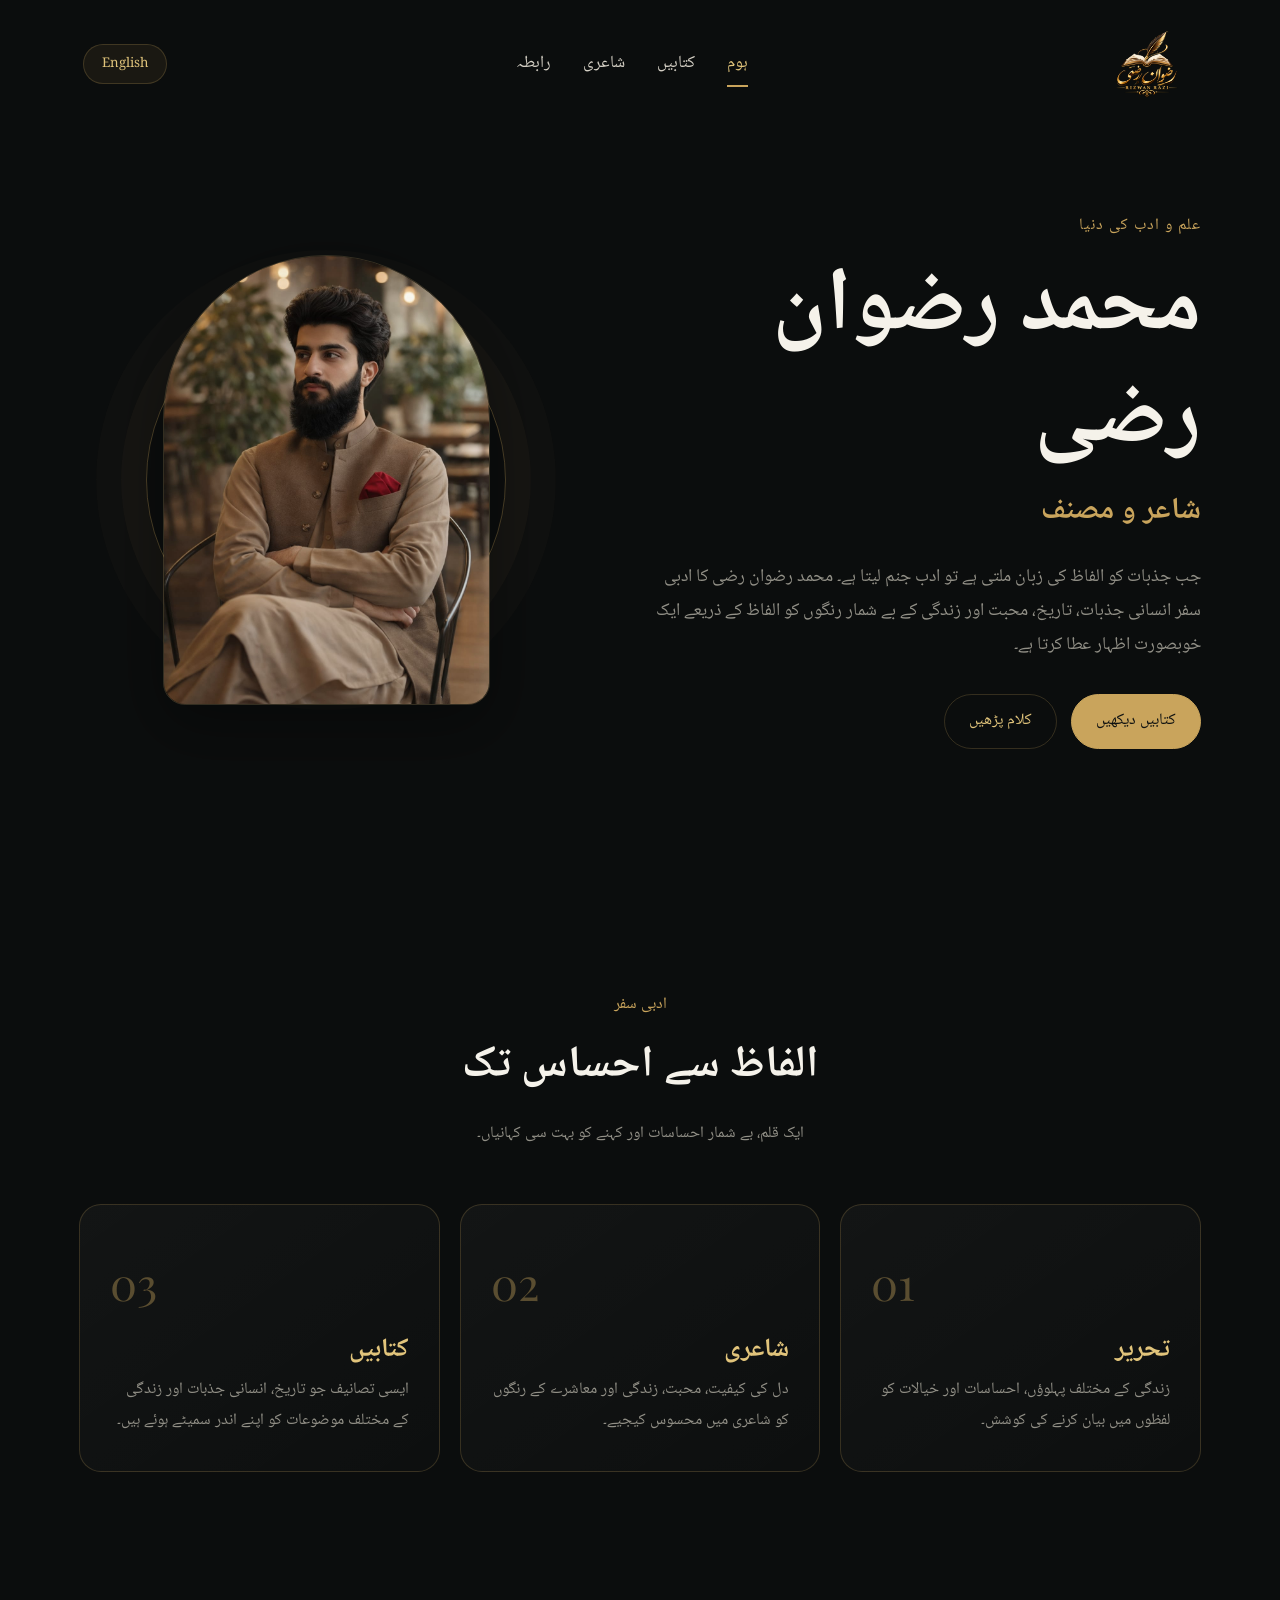
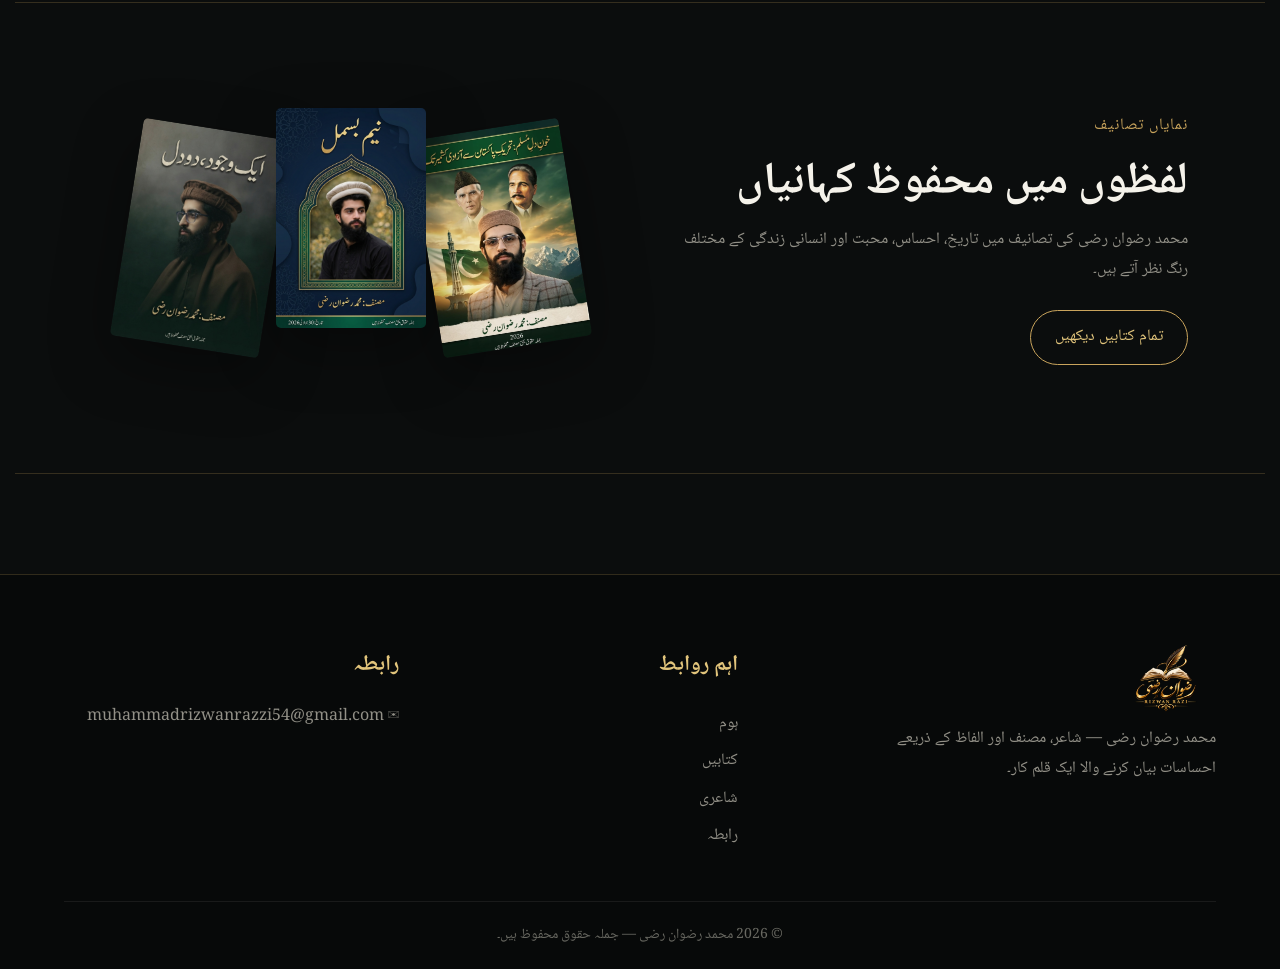
<file: My Website/index.html>
<!DOCTYPE html>
<html lang="ur" dir="rtl">
<head>
    <meta charset="UTF-8">
    <meta name="viewport" content="width=device-width, initial-scale=1.0">

    <title data-ur="محمد رضوان رضی | شاعر و مصنف"
           data-en="Muhammad Rizwan Razzi | Writer & Poet">
        محمد رضوان رضی | شاعر و مصنف
    </title>
    <meta name="description" content="محمد رضوان رضی — شاعر و مصنف۔ ان کی شاعری، کتابیں اور ادبی تحریریں یہاں ملاحظہ کریں.">

<meta name="keywords" content="محمد رضوان رضی, Muhammad Rizwan Razzi, Urdu poet, Urdu writer, اردو شاعری, اردو کتابیں">

<meta name="author" content="محمد رضوان رضی">

    <link rel="stylesheet" href="style.css">

    <link rel="preconnect" href="https://fonts.googleapis.com">
    <link rel="preconnect" href="https://fonts.gstatic.com" crossorigin>

    <link href="https://fonts.googleapis.com/css2?family=Noto+Naskh+Arabic:wght@400;500;600;700&family=Playfair+Display:wght@400;500;600;700&display=swap" rel="stylesheet">
</head>

<body>

<header class="header" id="header">

    <div class="header-inner">

        <!-- LOGO -->
        <a href="index.html" class="logo">
    <img src="images/1515800d-d70e-4244-a90e-e1a907e55709.png" 
         alt="Muhammad Rizwan Razzi Logo">
</a>

        <!-- NAVIGATION -->
        <nav class="navbar">

            <a href="index.html"
               class="nav-link active"
               data-ur="ہوم"
               data-en="Home">
                ہوم
            </a>

        

            <a href="books.html"
               class="nav-link"
               data-ur="کتابیں"
               data-en="Books">
                کتابیں
            </a>

            <a href="poetry.html"
               class="nav-link"
               data-ur="شاعری"
               data-en="Poetry">
                شاعری
            </a>

            <a href="contact.html"
               class="nav-link"
               data-ur="رابطہ"
               data-en="Contact">
                رابطہ
            </a>

        </nav>

        <!-- LANGUAGE -->
        <button class="language-btn" id="languageBtn">
            <span id="languageText">English</span>
        </button>

        <!-- MOBILE MENU -->
        <button class="menu-toggle" id="menuToggle">
            ☰
        </button>

    </div>
</header>


<main>

    <!-- HERO -->
    <section class="hero">

        <div class="hero-content">

            <span class="small-label"
                  data-ur="علم و ادب کی دنیا"
                  data-en="A World of Literature">
                علم و ادب کی دنیا
            </span>

            <h1 data-ur="محمد رضوان رضی"
                data-en="Muhammad Rizwan Razzi">
                محمد رضوان رضی
            </h1>

            <h2 data-ur="شاعر و مصنف"
                data-en="Writer & Poet">
                شاعر و مصنف
            </h2>

            <p data-ur="جب جذبات کو الفاظ کی زبان ملتی ہے تو ادب جنم لیتا ہے۔ محمد رضوان رضی کا ادبی سفر انسانی جذبات، تاریخ، محبت اور زندگی کے بے شمار رنگوں کو الفاظ کے ذریعے ایک خوبصورت اظہار عطا کرتا ہے۔"
               data-en="Feelings find their voice through words, and from that expression, literature is born. Muhammad Rizwan Razzi’s literary journey delves into human emotions, history, love, and the countless shades of life, bringing them to life through the power of words.">
              
            </p>
            <div class="hero-buttons">

                <a href="books.html"
                   class="primary-btn"
                   data-ur="کتابیں دیکھیں"
                   data-en="Explore Books">
                    کتابیں دیکھیں
                </a>

                <a href="poetry.html"
                   class="secondary-btn"
                   data-ur="کلام پڑھیں"
                   data-en="Read Poetry">
                    کلام پڑھیں
                </a>

            </div>

        </div>


        <div class="hero-visual">

            <div class="image-frame">

                <div class="gold-circle"></div>
<img src="images/WhatsApp Image 2026-08-17 at 10.59.50 PM (1).jpeg" alt="Muhammad Rizwan Razzi" class="writer-image">

            </div>

        </div>

    </section>


    <!-- INTRODUCTION -->
    <section class="intro-section">

        <div class="section-heading">

            <span data-ur="ادبی سفر"
                  data-en="Literary Journey">
                ادبی سفر
            </span>

            <h2 data-ur="الفاظ سے احساس تک"
                data-en="From Words to Feelings">
                الفاظ سے احساس تک
            </h2>

            <p data-ur="ایک قلم، بے شمار احساسات اور کہنے کو بہت سی کہانیاں۔"
               data-en="One pen, countless emotions and many stories waiting to be told.">
                ایک قلم، بے شمار احساسات اور کہنے کو بہت سی کہانیاں۔
            </p>

        </div>


        <div class="intro-grid">

            <div class="info-card">

                <span class="card-number">01</span>

                <h3 data-ur="تحریر"
                    data-en="Writing">
                    تحریر
                </h3>

                <p data-ur="زندگی کے مختلف پہلوؤں، احساسات اور خیالات کو لفظوں میں بیان کرنے کی کوشش۔"
                   data-en="An attempt to express different aspects of life, emotions and thoughts through words.">
                    زندگی کے مختلف پہلوؤں، احساسات اور خیالات کو لفظوں میں بیان کرنے کی کوشش۔
                </p>

            </div>


            <div class="info-card">

                <span class="card-number">02</span>

                <h3 data-ur="شاعری"
                    data-en="Poetry">
                    شاعری
                </h3>

                <p data-ur="دل کی کیفیت، محبت، زندگی اور معاشرے کے رنگوں کو شاعری میں محسوس کیجیے۔"
                   data-en="Experience emotions, love, life and society through poetry.">
                    دل کی کیفیت، محبت، زندگی اور معاشرے کے رنگوں کو شاعری میں محسوس کیجیے۔
                </p>

            </div>


            <div class="info-card">

                <span class="card-number">03</span>

                <h3 data-ur="کتابیں"
                    data-en="Books">
                    کتابیں
                </h3>

                <p data-ur="ایسی تصانیف جو تاریخ، انسانی جذبات اور زندگی کے مختلف موضوعات کو اپنے اندر سمیٹے ہوئے ہیں۔"
                   data-en="Books exploring history, human emotions and different dimensions of life.">
                    ایسی تصانیف جو تاریخ، انسانی جذبات اور زندگی کے مختلف موضوعات کو اپنے اندر سمیٹے ہوئے ہیں۔
                </p>

            </div>

        </div>

    </section>


    <!-- BOOK FEATURE -->
    <section class="featured-section">

        <div class="featured-content">

            <span class="small-label"
                  data-ur="نمایاں تصانیف"
                  data-en="Featured Works">
                نمایاں تصانیف
            </span>

            <h2 data-ur="لفظوں میں محفوظ کہانیاں"
                data-en="Stories Preserved in Words">
                لفظوں میں محفوظ کہانیاں
            </h2>

            <p data-ur="محمد رضوان رضی کی تصانیف میں تاریخ، احساس، محبت اور انسانی زندگی کے مختلف رنگ نظر آتے ہیں۔"
               data-en="The works of Muhammad Rizwan Razzi explore history, emotion, love and the many shades of human life.">
                محمد رضوان رضی کی تصانیف میں تاریخ، احساس، محبت اور انسانی زندگی کے مختلف رنگ نظر آتے ہیں۔
            </p>

            <a href="books.html"
               class="outline-btn"
               data-ur="تمام کتابیں دیکھیں"
               data-en="View All Books">
                تمام کتابیں دیکھیں
            </a>

        </div>


        <div class="book-preview">

            <div class="mini-book">
                <img src="images/Screenshot 2026-08-25 102705.png" alt="خونِ دلِ مسلم">
            </div>

            <div class="mini-book second">
               <img src="images/Screenshot 2026-08-25 102234.png" alt="Book Cover">
            </div>

            <div class="mini-book third">
               <img src="images/WhatsApp Image 2026-08-21 at 11.26.29 PM.jpeg" alt="Book Cover">
            </div>

        </div>

    </section>

</main>


<footer class="footer">

    <div class="footer-grid">

        <div class="footer-about">

           <a href="index.html">
    <img src="images/1515800d-d70e-4244-a90e-e1a907e55709.png" alt="Muhammad Rizwan Razzi Logo">
</a>
            <p data-ur="محمد رضوان رضی — شاعر، مصنف اور الفاظ کے ذریعے احساسات بیان کرنے والا ایک قلم کار۔"
               data-en="Muhammad Rizwan Razzi — a writer and poet who expresses emotions and ideas through words.">
                محمد رضوان رضی — شاعر، مصنف اور الفاظ کے ذریعے احساسات بیان کرنے والا ایک قلم کار۔
            </p>

        </div>


        <div class="footer-links">

            <h3 data-ur="اہم روابط"
                data-en="Quick Links">
                اہم روابط
            </h3>

            <a href="index.html" data-ur="ہوم" data-en="Home">ہوم</a>
            <a href="books.html" data-ur="کتابیں" data-en="Books">کتابیں</a>
            <a href="poetry.html" data-ur="شاعری" data-en="Poetry">شاعری</a>
            <a href="contact.html" data-ur="رابطہ" data-en="Contact">رابطہ</a>

        </div>


        <div class="footer-contact">

            <h3 data-ur="رابطہ"
                data-en="Contact">
                رابطہ
            </h3>

            <p>✉ muhammadrizwanrazzi54@gmail.com</p>

            </p>

        </div>

    </div>


    <div class="copyright">

        <p data-ur="© 2026 محمد رضوان رضی — جملہ حقوق محفوظ ہیں۔"
           data-en="© 2026 Muhammad Rizwan Razzi — All Rights Reserved.">
            © 2026 محمد رضوان رضی — جملہ حقوق محفوظ ہیں۔
        </p>

    </div>

</footer>


<script src="script.js"></script>


</body>
</html>
</file>
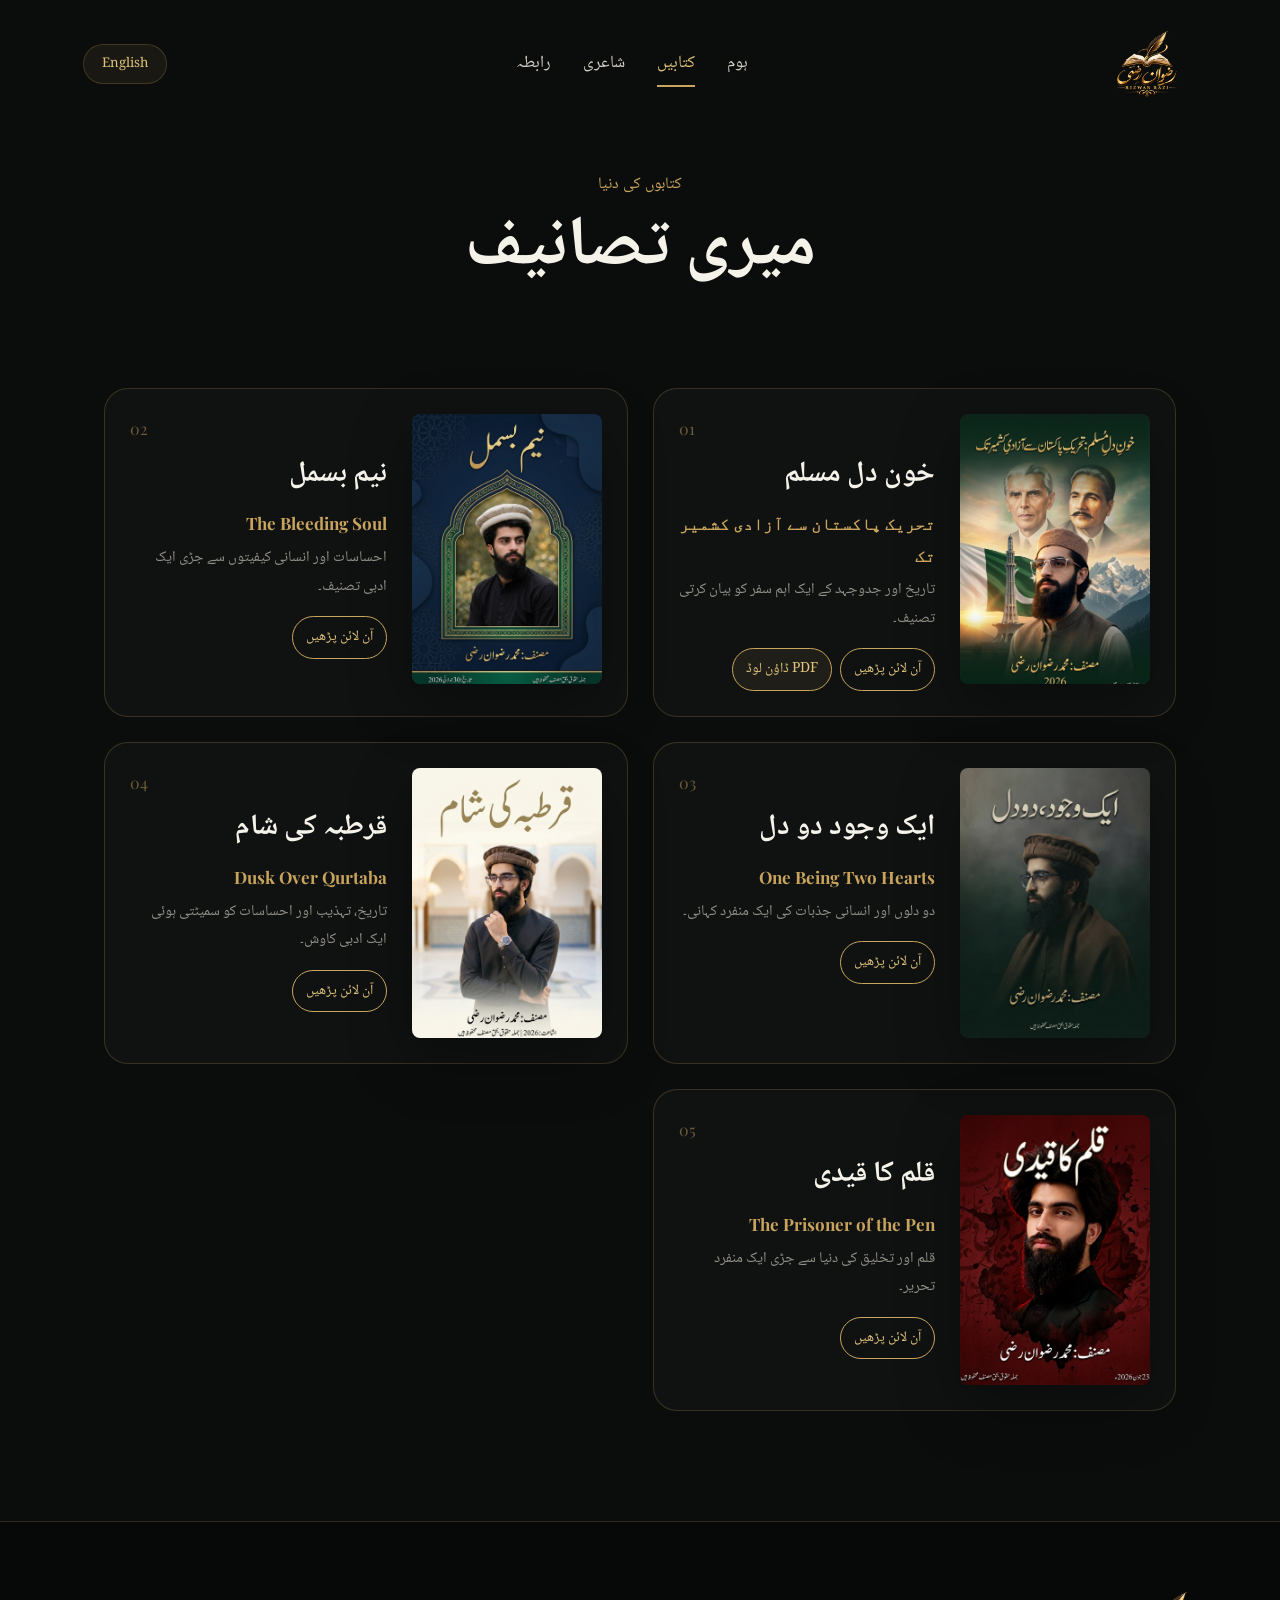
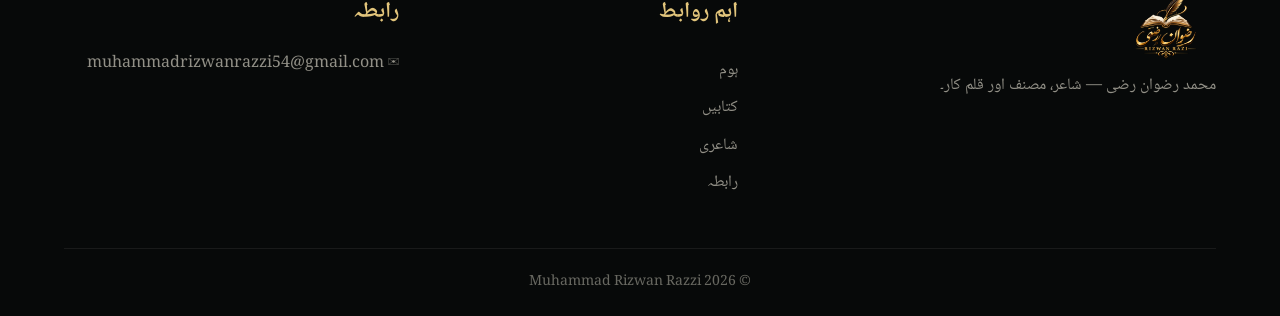
<file: My Website/books.html>
<!DOCTYPE html>
<html lang="ur" dir="rtl">

<head>

    <meta charset="UTF-8">
    <meta name="viewport" content="width=device-width, initial-scale=1.0">

    <title>کتابیں | محمد رضوان رضی</title>

    <link rel="stylesheet" href="style.css">
    <link rel="preconnect" href="https://fonts.googleapis.com">
    <link rel="preconnect" href="https://fonts.gstatic.com" crossorigin>

    <link href="https://fonts.googleapis.com/css2?family=Noto+Naskh+Arabic:wght@400;500;600;700&family=Playfair+Display:wght@400;500;600;700&display=swap" rel="stylesheet">

</head>

<body>

<header class="header" id="header">

    <div class="header-inner">

         <a href="index.html" class="logo">
    <img src="images/1515800d-d70e-4244-a90e-e1a907e55709.png" 
         alt="Muhammad Rizwan Razzi Logo">
</a>

        <nav class="navbar">

            <a href="index.html" class="nav-link"
               data-ur="ہوم" data-en="Home">ہوم</a>

           
            <a href="books.html" class="nav-link active"
               data-ur="کتابیں" data-en="Books">کتابیں</a>

            <a href="poetry.html" class="nav-link"
               data-ur="شاعری" data-en="Poetry">شاعری</a>

            <a href="contact.html" class="nav-link"
               data-ur="رابطہ" data-en="Contact">رابطہ</a>

        </nav>

        <button class="language-btn" id="languageBtn">
            <span id="languageText">English</span>
        </button>

        <button class="menu-toggle" id="menuToggle">☰</button>

    </div>

</header>


<main>

    <section class="page-title">

        <span data-ur="کتابوں کی دنیا"
              data-en="The Books">
            کتابوں کی دنیا
        </span>

        <h1 data-ur="میری تصانیف"
            data-en="My Books">
            میری تصانیف
        </h1>

    </section>


    <section class="books-section">

        <div class="books-grid">


            <!-- BOOK 1 -->

            <article class="book-card">

                <div class="book-cover">

                    <img src="images\kashmir.jpg"
                         alt="خون دل مسلم">

                </div>

                <div class="book-info">

                    <span class="book-number">01</span>

                    <h2 data-ur="خون دل مسلم"
                        data-en="Khoon-e-Dil Muslim">
                        خون دل مسلم
                    </h2>

                    <h3 data-ur="تحریک پاکستان سے آزادی کشمیر تک"
                        data-en="From the Pakistan Movement to the Freedom of Kashmir">
                        تحریک پاکستان سے آزادی کشمیر تک
                    </h3>

                    <p data-ur="تاریخ اور جدوجہد کے ایک اہم سفر کو بیان کرتی تصنیف۔"
                       data-en="A work exploring an important journey of history and struggle.">
                        تاریخ اور جدوجہد کے ایک اہم سفر کو بیان کرتی تصنیف۔
                    </p>

                    <!-- اپنی اصل PDF / online reading links یہاں لگائیں -->

                    <div class="book-buttons">

                        <a href="https://docs.google.com/document/d/1frS49cYeZRAUbcfNkGMeqrY7Zvnpvltx7MuwEug0iHk/edit?usp=drivesdk"
                           target="_blank"
                           class="book-btn"
                           data-ur="آن لائن پڑھیں"
                           data-en="Read Online">
                            آن لائن پڑھیں
                        </a>

                        <a href="https://docs.google.com/document/d/1frS49cYeZRAUbcfNkGMeqrY7Zvnpvltx7MuwEug0iHk/export?format=pdf"
                           target="_blank"
                           class="book-btn dark"
                           data-ur="PDF ڈاؤن لوڈ"
                           data-en="Download PDF">
                            PDF ڈاؤن لوڈ
                        </a>

                    </div>

                </div>

            </article>


            <!-- BOOK 2 -->

            <article class="book-card">

                <div class="book-cover">

                    <img src="images\bleeding.jpg"
                         alt="نیم بسمل">

                </div>

                <div class="book-info">

                    <span class="book-number">02</span>

                    <h2 data-ur="نیم بسمل"
                        data-en="Neem Bismil">
                        نیم بسمل
                    </h2>

                    <h3 data-ur="The Bleeding Soul"
                        data-en="The Bleeding Soul">
                        The Bleeding Soul
                    </h3>

                    <p data-ur="احساسات اور انسانی کیفیتوں سے جڑی ایک ادبی تصنیف۔"
                       data-en="A literary work connected with emotions and the human condition.">
                        احساسات اور انسانی کیفیتوں سے جڑی ایک ادبی تصنیف۔
                    </p>

                    <div class="book-buttons">

                        <a href="https://www.matrubharti.com/book/19997427/the-bleeding-soul"
                           target="_blank"
                           class="book-btn"
                           data-ur="آن لائن پڑھیں"
                           data-en="Read Online">
                            آن لائن پڑھیں
                        </a>

                        

                    </div>

                </div>

            </article>


            <!-- BOOK 3 -->

            <article class="book-card">

                <div class="book-cover">

                    <img src="images\hearts.jpg"
                         alt="ایک وجود دو دل">

                </div>

                <div class="book-info">

                    <span class="book-number">03</span>

                    <h2 data-ur="ایک وجود دو دل"
                        data-en="Ek Wajood Do Dil">
                        ایک وجود دو دل
                    </h2>

                    <h3 data-ur="One Being Two Hearts"
                        data-en="One Being Two Hearts">
                        One Being Two Hearts
                    </h3>

                    <p data-ur="دو دلوں اور انسانی جذبات کی ایک منفرد کہانی۔"
                       data-en="A unique story of two hearts and human emotions.">
                        دو دلوں اور انسانی جذبات کی ایک منفرد کہانی۔
                    </p>

                    <div class="book-buttons">

                        <a href="https://www.matrubharti.com/book/19996412/one-being-two-hearts"
                           target="_blank"
                           class="book-btn"
                           data-ur="آن لائن پڑھیں"
                           data-en="Read Online">
                            آن لائن پڑھیں
                        </a>

                    

                    </div>

                </div>

            </article>


            <!-- BOOK 4 -->

            <article class="book-card">

                <div class="book-cover">

                    <img src="images\qurtaba.jpg"
                         alt="قرطبہ کی شام">

                </div>

                <div class="book-info">

                    <span class="book-number">04</span>

                    <h2 data-ur="قرطبہ کی شام"
                        data-en="Qurtaba Ki Shaam">
                        قرطبہ کی شام
                    </h2>

                    <h3 data-ur="Dusk Over Qurtaba"
                        data-en="Dusk Over Qurtaba">
                        Dusk Over Qurtaba
                    </h3>

                    <p data-ur="تاریخ، تہذیب اور احساسات کو سمیٹتی ہوئی ایک ادبی کاوش۔"
                       data-en="A literary work bringing together history, civilization and emotion.">
                        تاریخ، تہذیب اور احساسات کو سمیٹتی ہوئی ایک ادبی کاوش۔
                    </p>

                    <div class="book-buttons">

                        <a href="https://www.matrubharti.com/book/19995513/dusk-over-qurtaba"
                           target="_blank"
                           class="book-btn"
                           data-ur="آن لائن پڑھیں"
                           data-en="Read Online">
                            آن لائن پڑھیں
                        </a>


                    </div>

                </div>

            </article>


            <!-- BOOK 5 -->

            <article class="book-card">

                <div class="book-cover">

                    <img src="images\pen.jpg"
                         alt="قلم کا قیدی">

                </div>

                <div class="book-info">

                    <span class="book-number">05</span>

                    <h2 data-ur="قلم کا قیدی"
                        data-en="Qalam Ka Qaidi">
                        قلم کا قیدی
                    </h2>

                    <h3 data-ur="The Prisoner of the Pen"
                        data-en="The Prisoner of the Pen">
                        The Prisoner of the Pen
                    </h3>

                    <p data-ur="قلم اور تخلیق کی دنیا سے جڑی ایک منفرد تحریر۔"
                       data-en="A unique work connected with the world of writing and creativity.">
                        قلم اور تخلیق کی دنیا سے جڑی ایک منفرد تحریر۔
                    </p>

                    <div class="book-buttons">

                        <a href="https://www.matrubharti.com/book/19995101/the-prisoner-of-the-pen"
                           target="_blank"
                           class="book-btn"
                           data-ur="آن لائن پڑھیں"
                           data-en="Read Online">
                            آن لائن پڑھیں
                        </a>

                       

                    </div>

                </div>

            </article>


        </div>

    </section>

</main>


<footer class="footer">

    <div class="footer-grid">

        <div class="footer-about">

            
           <a href="index.html">
    <img src="images/1515800d-d70e-4244-a90e-e1a907e55709.png" alt="Muhammad Rizwan Razzi Logo">
</a>

            <p data-ur="محمد رضوان رضی — شاعر، مصنف اور قلم کار۔"
               data-en="Muhammad Rizwan Razzi — writer, poet and author.">
                محمد رضوان رضی — شاعر، مصنف اور قلم کار۔
            </p>

        </div>

        <div class="footer-links">

            <h3 data-ur="اہم روابط"
                data-en="Quick Links">
                اہم روابط
            </h3>

            
            <a href="index.html" data-ur="ہوم" data-en="Home">ہوم</a>
            <a href="books.html" data-ur="کتابیں" data-en="Books">کتابیں</a>
            <a href="poetry.html" data-ur="شاعری" data-en="Poetry">شاعری</a>
            <a href="contact.html" data-ur="رابطہ" data-en="Contact">رابطہ</a>

        </div>

        <div class="footer-contact">

            <h3 data-ur="رابطہ"
                data-en="Contact">
                رابطہ
            </h3>

            <p>✉ muhammadrizwanrazzi54@gmail.com</p>


        </div>

    </div>

    <div class="copyright">
        <p>© 2026 Muhammad Rizwan Razzi</p>
    </div>

</footer>


<script src="script.js"></script>
</body>
</html>
</file>
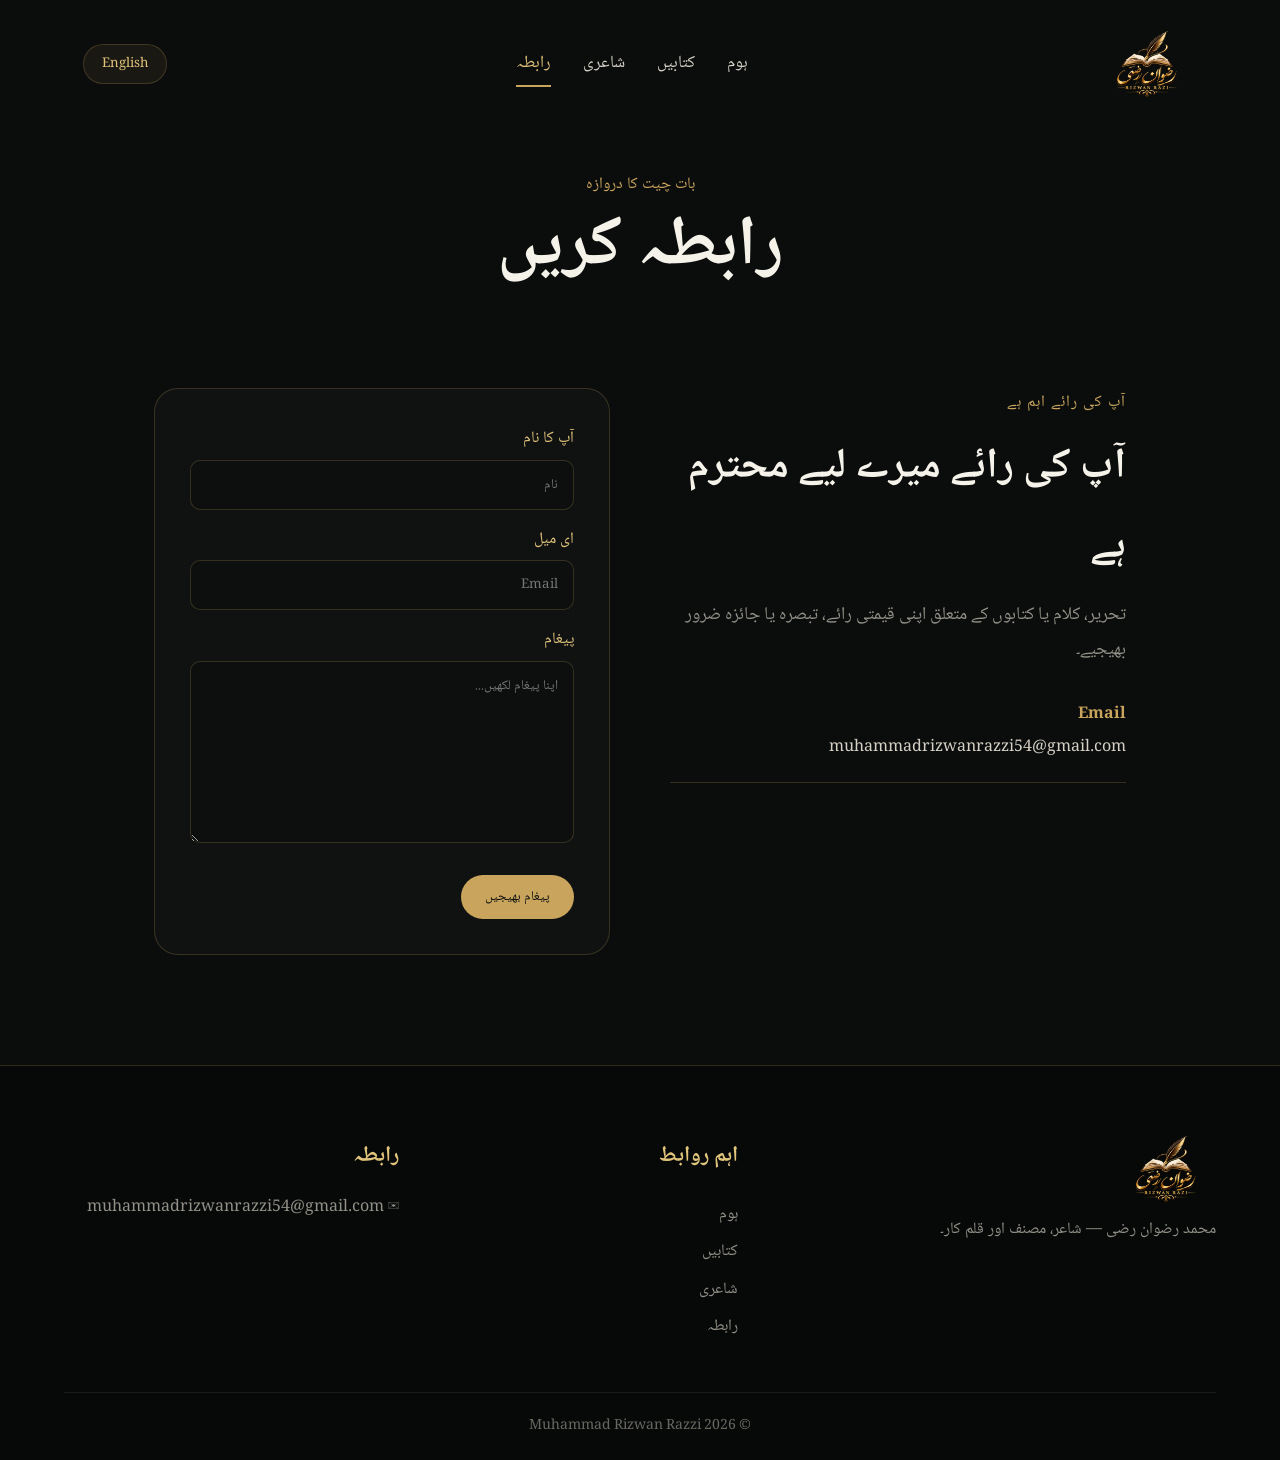
<file: My Website/contact.html>
<!DOCTYPE html>
<html lang="ur" dir="rtl">

<head>

    <meta charset="UTF-8">
    <meta name="viewport" content="width=device-width, initial-scale=1.0">

    <title>رابطہ | محمد رضوان رضی</title>

    <link rel="stylesheet" href="style.css">

    <link rel="preconnect" href="https://fonts.googleapis.com">
    <link rel="preconnect" href="https://fonts.gstatic.com" crossorigin>

    <link href="https://fonts.googleapis.com/css2?family=Noto+Naskh+Arabic:wght@400;500;600;700&family=Playfair+Display:wght@400;500;600;700&display=swap" rel="stylesheet">

</head>

<body>

<header class="header" id="header">

    <div class="header-inner">

         <a href="index.html" class="logo">
    <img src="images/1515800d-d70e-4244-a90e-e1a907e55709.png" 
         alt="Muhammad Rizwan Razzi Logo">
</a>

        <nav class="navbar">

            <a href="index.html" class="nav-link"
               data-ur="ہوم" data-en="Home">ہوم</a>

           
            <a href="books.html" class="nav-link"
               data-ur="کتابیں" data-en="Books">کتابیں</a>

            <a href="poetry.html" class="nav-link"
               data-ur="شاعری" data-en="Poetry">شاعری</a>

            <a href="contact.html" class="nav-link active"
               data-ur="رابطہ" data-en="Contact">رابطہ</a>

        </nav>

        <button class="language-btn" id="languageBtn">
            <span id="languageText">English</span>
        </button>

        <button class="menu-toggle" id="menuToggle">☰</button>

    </div>

</header>


<main>

    <section class="page-title">

        <span data-ur="بات چیت کا دروازہ"
              data-en="Let's Connect">
            بات چیت کا دروازہ
        </span>

        <h1 data-ur="رابطہ کریں"
            data-en="Get In Touch">
            رابطہ کریں
        </h1>

    </section>


    <section class="contact-section">

        <div class="contact-info">

            <span class="small-label"
                  data-ur="آپ کی رائے اہم ہے"
                  data-en="Your Voice Matters">
                آپ کی رائے اہم ہے
            </span>

            <h2 data-ur="آپ کی رائے میرے لیے محترم ہے"
                data-en="Your Thoughts Matter">
                آپ کی رائے میرے لیے محترم ہے
            </h2>

            <p data-ur="تحریر، کلام یا کتابوں کے متعلق اپنی قیمتی رائے، تبصرہ یا جائزہ ضرور بھیجیے۔"
               data-en="Share your valuable thoughts, comments or reviews about the writing, poetry or books.">
                تحریر، کلام یا کتابوں کے متعلق اپنی قیمتی رائے، تبصرہ یا جائزہ ضرور بھیجیے۔
            </p>

            <div class="contact-detail">

                <strong>Email</strong>

                <span>
                    muhammadrizwanrazzi54@gmail.com
                </span>

            </div>



            </div>

        </div>


        <form class="contact-form"
              action="mailto:muhammadrizwanrazzi54@gmail.com"
              method="post"
              enctype="text/plain">

            <label data-ur="آپ کا نام"
                   data-en="Your Name">
                آپ کا نام
            </label>

            <input type="text"
                   name="name"
                   placeholder="نام"
                   required>


            <label data-ur="ای میل"
                   data-en="Email">
                ای میل
            </label>

            <input type="email"
                   name="email"
                   placeholder="Email"
                   required>


            <label data-ur="پیغام"
                   data-en="Message">
                پیغام
            </label>

            <textarea name="message"
                      rows="7"
                      placeholder="اپنا پیغام لکھیں..."
                      required></textarea>


            <button type="submit"
                    class="primary-btn"
                    data-ur="پیغام بھیجیں"
                    data-en="Send Message">
                پیغام بھیجیں
            </button>

        </form>

    </section>

</main>


<footer class="footer">

    <div class="footer-grid">

        <div class="footer-about">

           <a href="index.html">
    <img src="images/1515800d-d70e-4244-a90e-e1a907e55709.png" alt="Muhammad Rizwan Razzi Logo">
</a>

            <p data-ur="محمد رضوان رضی — شاعر، مصنف اور قلم کار۔"
               data-en="Muhammad Rizwan Razzi — writer, poet and author.">
                محمد رضوان رضی — شاعر، مصنف اور قلم کار۔
            </p>

        </div>

        <div class="footer-links">

            <h3 data-ur="اہم روابط"
                data-en="Quick Links">
                اہم روابط
            </h3>

           
            <a href="index.html" data-ur="ہوم" data-en="Home">ہوم</a>
            <a href="books.html" data-ur="کتابیں" data-en="Books">کتابیں</a>
            <a href="poetry.html" data-ur="شاعری" data-en="Poetry">شاعری</a>
            <a href="contact.html" data-ur="رابطہ" data-en="Contact">رابطہ</a>

        </div>

        <div class="footer-contact">

            <h3 data-ur="رابطہ"
                data-en="Contact">
                رابطہ
            </h3>

            <p>✉ muhammadrizwanrazzi54@gmail.com</p>

           

        </div>

    </div>

    <div class="copyright">
        <p>© 2026 Muhammad Rizwan Razzi</p>
    </div>

</footer>

<script src="script.js"></script>
</body>
</html>
</file>
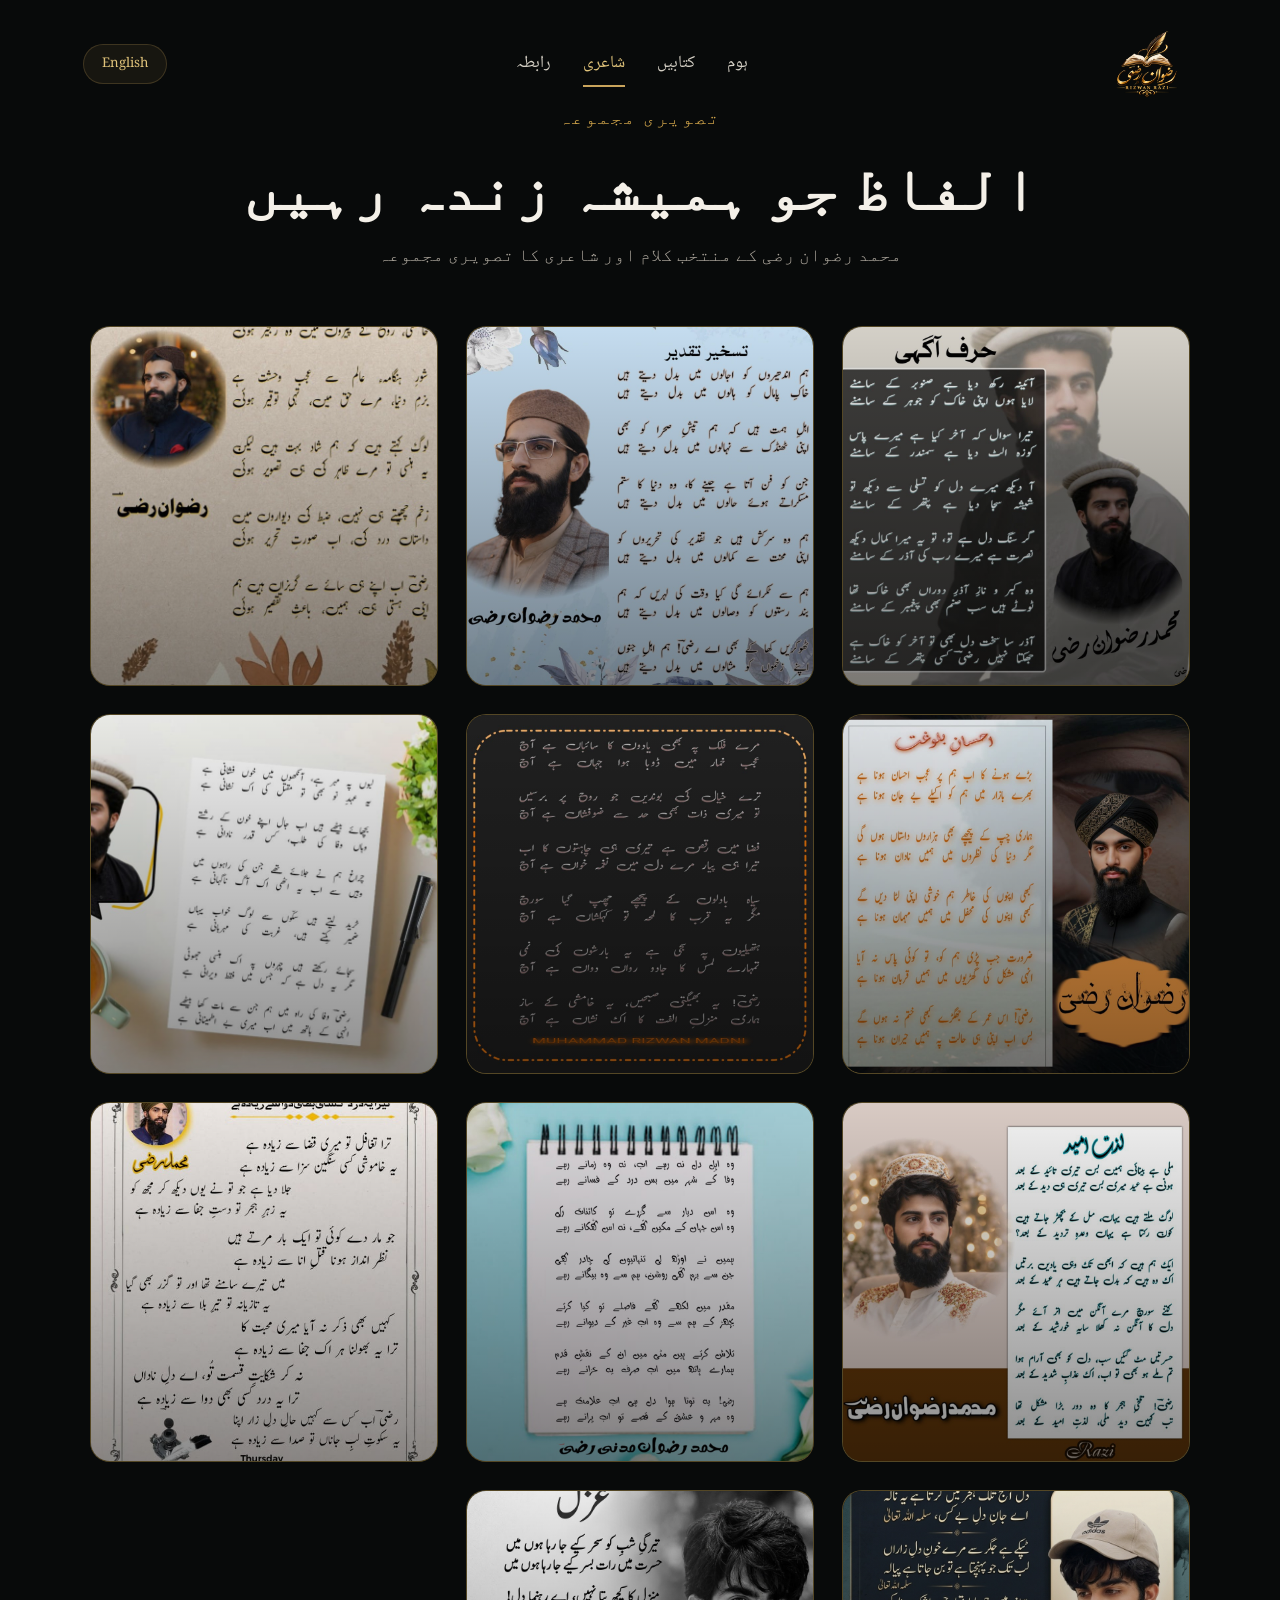
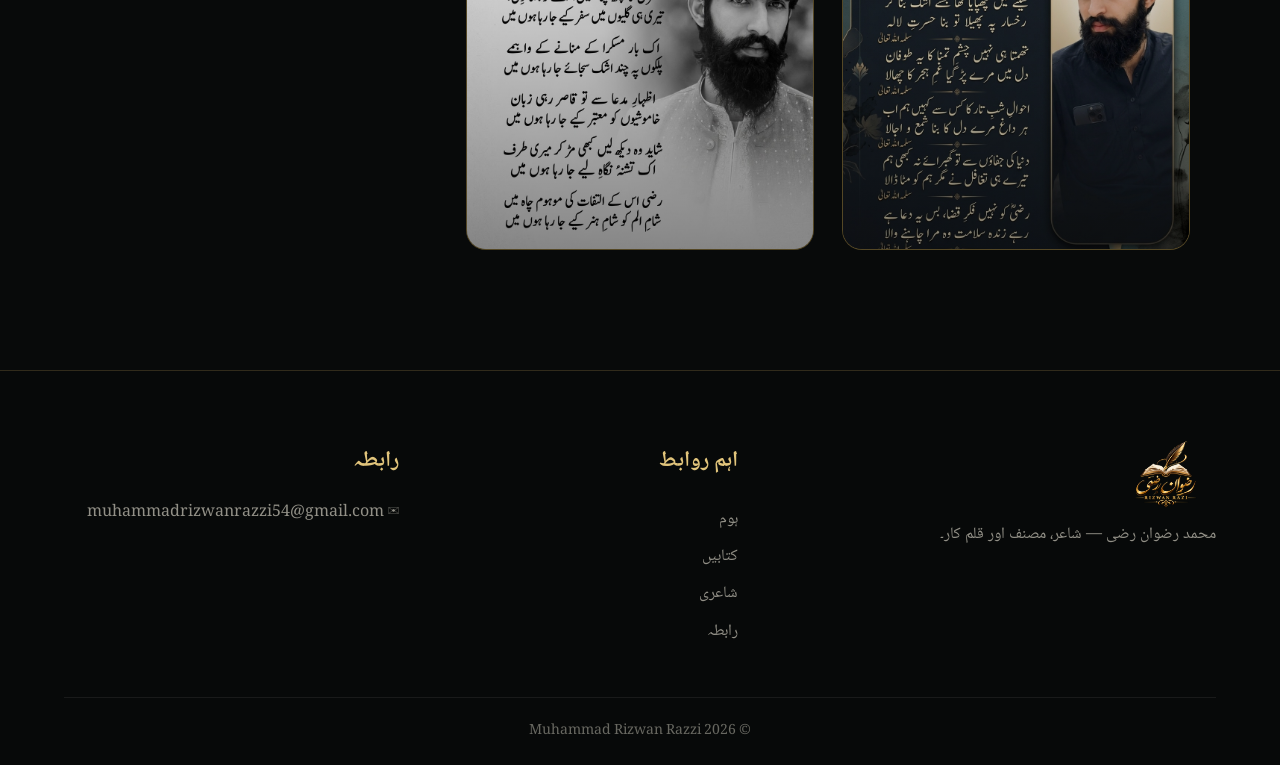
<file: My Website/poetry.html>
<!DOCTYPE html>
<html lang="ur" dir="rtl">

<head>

    <meta charset="UTF-8">
    <meta name="viewport" content="width=device-width, initial-scale=1.0">

    <title>شاعری | محمد رضوان رضی</title>

<link rel="stylesheet" href="style.css">
    <link rel="preconnect" href="https://fonts.googleapis.com">
    <link rel="preconnect" href="https://fonts.gstatic.com" crossorigin>

    <link href="https://fonts.googleapis.com/css2?family=Noto+Naskh+Arabic:wght@400;500;600;700&family=Playfair+Display:wght@400;500;600;700&display=swap" rel="stylesheet">

</head>

<body>

<header class="header" id="header">

    <div class="header-inner">

         <a href="index.html" class="logo">
    <img src="images/1515800d-d70e-4244-a90e-e1a907e55709.png" 
         alt="Muhammad Rizwan Razzi Logo">
</a>

        <nav class="navbar">

            <a href="index.html" class="nav-link"
               data-ur="ہوم" data-en="Home">ہوم</a>


            <a href="books.html" class="nav-link"
               data-ur="کتابیں" data-en="Books">کتابیں</a>

            <a href="poetry.html" class="nav-link active"
               data-ur="شاعری" data-en="Poetry">شاعری</a>

            <a href="contact.html" class="nav-link"
               data-ur="رابطہ" data-en="Contact">رابطہ</a>

        </nav>

        <button class="language-btn" id="languageBtn">
            <span id="languageText">English</span>
        </button>

        <button class="menu-toggle" id="menuToggle">☰</button>

    </div>

</header>


        </div>

    </section>
    </section>


<!-- =========================================
     POETRY IMAGE GALLERY
========================================= -->

<section class="poetry-gallery">

    <div class="poetry-gallery-heading">

        <span data-ur="تصویری مجموعہ"
              data-en="Poetry Collection">
            تصویری مجموعہ
        </span>

        <h2 data-ur="الفاظ جو ہمیشہ زندہ رہیں"
            data-en="Words That Live Forever">
            الفاظ جو ہمیشہ زندہ رہیں
        </h2>

        <p data-ur="محمد رضوان رضی کے منتخب کلام اور شاعری کا تصویری مجموعہ"
           data-en="A visual collection of selected poetry and verses by Muhammad Rizwan Razzi">
            محمد رضوان رضی کے منتخب کلام اور شاعری کا تصویری مجموعہ
        </p>

    </div>


    <div class="poetry-image-grid">

        <div class="poetry-image-card">
            <img src="images\poet8.jpg" alt="Poetry 01">
        </div>

        <div class="poetry-image-card">
            <img src="images\poet7.jpg" alt="Poetry 02">
        </div>

        <div class="poetry-image-card">
            <img src="images\poet6.jpg" alt="Poetry 03">
        </div>

        <div class="poetry-image-card">
            <img src="images\poet5.jpg" alt="Poetry 04">
        </div>

        <div class="poetry-image-card">
            <img src="images\poet4.jpg" alt="Poetry 05">
        </div>

        <div class="poetry-image-card">
            <img src="images\poet3.jpg" alt="Poetry 06">
        </div>

        <div class="poetry-image-card">
            <img src="images\poet2.jpg" alt="Poetry 07">
        </div>

        <div class="poetry-image-card">
            <img src="images\poet1.jpg" alt="Poetry 08">
        </div>

        <div class="poetry-image-card">
            <img src="images\poet9.jpg" alt="Poetry 09">
        </div>

        <div class="poetry-image-card">
            <img src="images\poet10.jpg" alt="Poetry 10">
        </div>

        <div class="poetry-image-card">
            <img src="images\WhatsApp Image 2026-08-24 at 3.02.17 PM.jpeg" alt="Poetry 11">
        </div>



    </div>

</section>


</main>

</main>


<footer class="footer">

    <div class="footer-grid">

        <div class="footer-about">

           
           <a href="index.html">
    <img src="images/1515800d-d70e-4244-a90e-e1a907e55709.png" alt="Muhammad Rizwan Razzi Logo">
</a>

            <p data-ur="محمد رضوان رضی — شاعر، مصنف اور قلم کار۔"
               data-en="Muhammad Rizwan Razzi — writer, poet and author.">
                محمد رضوان رضی — شاعر، مصنف اور قلم کار۔
            </p>

        </div>

        <div class="footer-links">

            <h3 data-ur="اہم روابط"
                data-en="Quick Links">
                اہم روابط
            </h3>

            <a href="index.html" data-ur="ہوم" data-en="Home">ہوم</a>
            <a href="books.html" data-ur="کتابیں" data-en="Books">کتابیں</a>
            <a href="poetry.html" data-ur="شاعری" data-en="Poetry">شاعری</a>
            <a href="contact.html" data-ur="رابطہ" data-en="Contact">رابطہ</a>

        </div>

        <div class="footer-contact">

            <h3 data-ur="رابطہ"
                data-en="Contact">
                رابطہ
            </h3>

            <p>✉ muhammadrizwanrazzi54@gmail.com</p>

           

        </div>

    </div>

    <div class="copyright">
        <p>© 2026 Muhammad Rizwan Razzi</p>
    </div>

</footer>

<script src="script.js"></script>
</body>
</html>
</file>
<file: My Website/style.css>
/* =========================================
   MUHAMMAD RIZWAN RAZZI WEBSITE
   MAIN STYLE SHEET
========================================= */

:root {
    --bg: #0b0d0d;
    --bg-soft: #111514;
    --card: #151918;
    --gold: #c9a45c;
    --gold-light: #e1c47b;
    --white: #f5f2ea;
    --text: #d6d1c6;
    --muted: #929087;
    --border: rgba(201, 164, 92, 0.22);
    --shadow: 0 20px 60px rgba(0, 0, 0, 0.35);
}


/* RESET */

* {
    margin: 0;
    padding: 0;
    box-sizing: border-box;
}

html {
    scroll-behavior: smooth;
}

body {
    background:
        radial-gradient(circle at 80% 10%, rgba(201, 164, 92, 0.08), transparent 25%),
        var(--bg);

    color: var(--text);

    font-family: "Noto Naskh Arabic", serif;

    min-height: 100vh;

    line-height: 1.9;
}

body.ltr {
    direction: ltr;
}

a {
    color: inherit;
    text-decoration: none;
}

button,
input,
textarea {
    font-family: inherit;
}


/* =========================================
   HEADER
========================================= */

.header {
    position: fixed;

    top: 0;
    left: 0;

    width: 100%;

    z-index: 1000;

    padding: 20px 5%;

    transition:
        0.45s ease,
        transform 0.45s ease;
}


.header.scrolled {
    padding: 12px 6%;

}


.header-inner {
    max-width: 1250px;

    margin: auto;

    display: flex;

    align-items: center;

    justify-content: space-between;

    gap: 30px;

    min-height: 72px;

    padding: 10px 18px;

    border: 1px solid transparent;

    transition: 0.4s ease;
}


.header.scrolled .header-inner {

    background: rgba(17, 21, 20, 0.92);

    backdrop-filter: blur(18px);

    border: 1px solid var(--border);

    border-radius: 50px;

    box-shadow: var(--shadow);

}


/* LOGO */

.logo-box {
    width: 75px;

    height: 55px;

    display: flex;

    align-items: center;

    justify-content: center;

    flex-shrink: 0;
}

.logo-box img {
    width: 100%;

    height: 100%;

    object-fit: contain;
}


/* NAV */

.navbar {
    display: flex;

    align-items: center;

    justify-content: center;

    gap: 32px;

    flex: 1;
}

.nav-link {
    position: relative;

    font-size: 17px;

    color: var(--text);

    transition: 0.3s ease;

    white-space: nowrap;
}

.nav-link::after {
    content: "";

    position: absolute;

    bottom: -7px;

    right: 0;

    width: 0;

    height: 2px;

    background: var(--gold);

    transition: 0.3s ease;
}

.nav-link:hover,
.nav-link.active {
    color: var(--gold-light);
}

.nav-link:hover::after,
.nav-link.active::after {
    width: 100%;
}


/* LANGUAGE BUTTON */

.language-btn {
    border: 1px solid var(--border);

    background: rgba(201, 164, 92, 0.08);

    color: var(--gold-light);

    padding: 8px 18px;

    border-radius: 30px;

    cursor: pointer;

    transition: 0.3s ease;

    white-space: nowrap;
}

.language-btn:hover {
    background: var(--gold);

    color: #111;

    transform: translateY(-2px);
}


/* MOBILE */

.menu-toggle {
    display: none;

    border: 1px solid var(--border);

    background: transparent;

    color: var(--gold);

    width: 42px;

    height: 42px;

    border-radius: 50%;

    font-size: 20px;

    cursor: pointer;
}


/* =========================================
   HERO
========================================= */

.hero {
    min-height: 100vh;

    max-width: 1250px;

    margin: auto;

    padding: 150px 5% 90px;

    display: grid;

    grid-template-columns: 1.05fr 0.95fr;

    align-items: center;

    gap: 80px;
}


.hero-content {
    max-width: 650px;
}

.small-label {
    color: var(--gold);

    font-size: 16px;

    letter-spacing: 1px;
}

.hero h1 {
    font-size: clamp(52px, 7vw, 90px);

    color: var(--white);

    line-height: 1.25;

    margin: 12px 0 0;

    font-weight: 700;
}

.hero h2 {
    color: var(--gold);

    font-size: 30px;

    margin: 5px 0 20px;
}

.hero p {
    color: var(--muted);

    font-size: 18px;

    max-width: 620px;

    margin-bottom: 32px;
}


/* BUTTONS */

.hero-buttons {
    display: flex;

    gap: 14px;

    flex-wrap: wrap;
}

.primary-btn,
.secondary-btn,
.outline-btn,
.book-btn {
    display: inline-flex;

    align-items: center;

    justify-content: center;

    border-radius: 40px;

    padding: 11px 24px;

    transition: 0.3s ease;

    cursor: pointer;
}

.primary-btn {
    background: var(--gold);

    color: #101211;

    border: 1px solid var(--gold);
}

.primary-btn:hover {
    background: var(--gold-light);

    transform: translateY(-4px);

    box-shadow: 0 12px 30px rgba(201, 164, 92, 0.2);
}

.secondary-btn {
    border: 1px solid var(--border);

    color: var(--gold-light);
}

.secondary-btn:hover {
    background: rgba(201, 164, 92, 0.1);

    transform: translateY(-4px);
}

.outline-btn {
    border: 1px solid var(--gold);

    color: var(--gold-light);

    margin-top: 25px;
}

.outline-btn:hover {
    background: var(--gold);

    color: #111;

    transform: translateY(-3px);
}


/* HERO IMAGE */

.hero-visual {
    display: flex;

    justify-content: center;

    align-items: center;
}

.image-frame {
    width: min(420px, 90vw);

    height: 500px;

    position: relative;

    display: flex;

    align-items: center;

    justify-content: center;
}

.image-frame img {
    position: relative;

    z-index: 2;

    width: 78%;

    height: 90%;

    object-fit: cover;

    border-radius: 220px 220px 30px 30px;

    border: 1px solid var(--border);

    filter: saturate(0.85);

    box-shadow: var(--shadow);

    transition: 0.5s ease;
}

.image-frame:hover img {
    transform: translateY(-10px) scale(1.02);
}

.gold-circle {
    position: absolute;

    width: 360px;

    height: 360px;

    border-radius: 50%;

    border: 1px solid rgba(201, 164, 92, 0.35);

    box-shadow:
        0 0 0 25px rgba(201, 164, 92, 0.03),
        0 0 0 50px rgba(201, 164, 92, 0.02);
}


/* =========================================
   INTRO
========================================= */

.intro-section {
    max-width: 1250px;

    margin: auto;

    padding: 90px 5%;
}

.section-heading {
    text-align: center;

    max-width: 700px;

    margin: auto auto 55px;
}

.section-heading > span {
    color: var(--gold);

    font-size: 16px;
}

.section-heading h2 {
    font-size: 44px;

    color: var(--white);

    margin: 5px 0 10px;
}

.section-heading p {
    color: var(--muted);
}

.intro-grid {
    display: grid;

    grid-template-columns: repeat(3, 1fr);

    gap: 20px;
}

.info-card {
    position: relative;

    padding: 35px 30px;

    min-height: 240px;

    background: linear-gradient(
        145deg,
        rgba(255,255,255,0.035),
        rgba(255,255,255,0.01)
    );

    border: 1px solid var(--border);

    border-radius: 22px;

    overflow: hidden;

    transition: 0.4s ease;
}

.info-card:hover {
    transform: translateY(-8px);

    border-color: rgba(201, 164, 92, 0.5);
}

.card-number {
    color: rgba(201, 164, 92, 0.4);

    font-family: "Playfair Display", serif;

    font-size: 45px;

    direction: ltr;

    display: block;
}

.info-card h3 {
    color: var(--gold-light);

    font-size: 26px;
}

.info-card p {
    color: var(--muted);
}


/* =========================================
   FEATURED
========================================= */

.featured-section {
    max-width: 1250px;

    margin: 40px auto 100px;

    padding: 70px 6%;

    display: grid;

    grid-template-columns: 1fr 1fr;

    align-items: center;

    gap: 60px;

    border-top: 1px solid var(--border);

    border-bottom: 1px solid var(--border);
}

.featured-content h2 {
    font-size: 45px;

    color: var(--white);

    line-height: 1.4;

    margin: 10px 0;
}

.featured-content p {
    color: var(--muted);

    max-width: 550px;
}

.book-preview {
    display: flex;

    justify-content: center;

    align-items: center;

    min-height: 330px;

    position: relative;
}

.mini-book {
    width: 150px;

    height: 220px;

    border-radius: 5px;

    overflow: hidden;

    box-shadow: var(--shadow);

    transform: rotate(-9deg);

    transition: 0.4s ease;
}

.mini-book.second {
    transform: rotate(0deg) translateY(-20px);

    z-index: 2;
}

.mini-book.third {
    transform: rotate(9deg);

    z-index: 1;
}

.mini-book:hover {
    transform: translateY(-12px) rotate(0);
    z-index: 5;
}

.mini-book img {
    width: 100%;

    height: 100%;

    object-fit: cover;
}


/* =========================================
   PAGE TITLE
========================================= */

.page-title {
    padding: 170px 5% 70px;

    text-align: center;

    max-width: 1000px;

    margin: auto;
}

.page-title span {
    color: var(--gold);
}

.page-title h1 {
    color: var(--white);

    font-size: clamp(45px, 6vw, 70px);

    line-height: 1.4;
}


/* =========================================
   WRITER PAGE
========================================= */

.writer-section {
    max-width: 1150px;

    margin: auto;

    padding: 40px 5% 110px;

    display: grid;

    grid-template-columns: 1.1fr 0.9fr;

    gap: 80px;

    align-items: center;
}

.writer-text h2 {
    font-size: 45px;

    color: var(--white);

    margin: 10px 0 20px;
}

.writer-text p {
    color: var(--muted);

    font-size: 18px;

    margin-bottom: 18px;
}

.writer-image {
    display: flex;

    justify-content: center;
}

.portrait-frame {
    width: 360px;

    height: 460px;

    padding: 12px;

    border: 1px solid var(--border);

    position: relative;
}

.portrait-frame img {
    width: 100%;

    height: 100%;

    object-fit: cover;
}

.portrait-decoration {
    position: absolute;

    width: 70px;

    height: 70px;

    border-top: 2px solid var(--gold);

    border-right: 2px solid var(--gold);

    top: -10px;

    right: -10px;

    z-index: 2;
}


/* =========================================
   BOOKS
========================================= */

.books-section {
    max-width: 1200px;

    margin: auto;

    padding: 20px 5% 110px;
}

.books-grid {
    display: grid;

    grid-template-columns: repeat(2, 1fr);

    gap: 25px;
}

.book-card {
    display: grid;

    grid-template-columns: 190px 1fr;

    gap: 25px;

    padding: 25px;

    background: rgba(255,255,255,0.025);

    border: 1px solid var(--border);

    border-radius: 24px;

    transition: 0.4s ease;
}

.book-card:hover {
    transform: translateY(-7px);

    border-color: rgba(201, 164, 92, 0.5);
}

.book-cover {
    height: 270px;

    overflow: hidden;

    border-radius: 8px;

    background: #171918;

    box-shadow: var(--shadow);
}

.book-cover img {
    width: 100%;

    height: 100%;

    object-fit: cover;

    transition: 0.5s ease;
}

.book-card:hover .book-cover img {
    transform: scale(1.05);
}

.book-number {
    color: rgba(201, 164, 92, 0.5);

    font-family: "Playfair Display", serif;

    direction: ltr;

    display: block;
}

.book-info h2 {
    color: var(--white);

    font-size: 29px;

    margin-top: 2px;
}

.book-info h3 {
    color: var(--gold);

    font-family: "Playfair Display", serif;

    font-size: 17px;

    direction: ltr;

    text-align: right;

    margin: 5px 0;
}

.book-info p {
    color: var(--muted);

    font-size: 15px;
}

.book-buttons {
    display: flex;

    flex-wrap: wrap;

    gap: 8px;

    margin-top: 15px;
}

.book-btn {
    border: 1px solid var(--gold);

    color: var(--gold-light);

    padding: 7px 13px;

    font-size: 14px;
}

.book-btn:hover {
    background: var(--gold);

    color: #111;
}

.book-btn.dark {
    background: rgba(201,164,92,0.08);
}


/* =========================================
   POETRY
========================================= */

.poetry-section {
    max-width: 1150px;

    margin: auto;

    padding: 20px 5% 110px;
}

.poetry-intro {
    text-align: center;

    margin-bottom: 45px;
}

.poetry-intro h2 {
    color: var(--white);

    font-size: 40px;

    margin-top: 8px;
}

.poetry-grid {
    display: grid;

    grid-template-columns: repeat(3, 1fr);

    gap: 20px;
}

.poetry-card {
    position: relative;

    min-height: 330px;

    padding: 45px 30px 30px;

    border: 1px solid var(--border);

    background:
        linear-gradient(
            145deg,
            rgba(201,164,92,0.06),
            transparent
        );

    border-radius: 24px;

    transition: 0.4s ease;
}

.poetry-card:hover {
    transform: translateY(-8px);

    border-color: rgba(201,164,92,0.5);
}

.poetry-mark {
    position: absolute;

    top: 10px;

    left: 20px;

    font-size: 70px;

    color: rgba(201,164,92,0.2);

    font-family: Georgia, serif;

    direction: ltr;
}

.poetry-type {
    color: var(--gold);

    font-size: 15px;
}

.poetry-text {
    margin-top: 25px;

    color: var(--white);

    font-size: 20px;

    line-height: 2.2;
}


/* =========================================
   CONTACT
========================================= */

.contact-section {
    max-width: 1100px;

    margin: auto;

    padding: 20px 5% 110px;

    display: grid;

    grid-template-columns: 1fr 1fr;

    gap: 60px;

    align-items: start;
}

.contact-info h2 {
    color: var(--white);

    font-size: 42px;

    margin: 10px 0;
}

.contact-info > p {
    color: var(--muted);

    font-size: 18px;
}

.contact-detail {
    padding: 18px 0;

    border-bottom: 1px solid var(--border);

    display: flex;

    flex-direction: column;

    gap: 3px;

    margin-top: 15px;
}

.contact-detail strong {
    color: var(--gold);
}

.contact-detail span {
    color: var(--text);

    direction: ltr;

    text-align: right;
}


/* FORM */

.contact-form {
    padding: 35px;

    border: 1px solid var(--border);

    border-radius: 24px;

    background: rgba(255,255,255,0.025);
}

.contact-form label {
    display: block;

    color: var(--gold-light);

    margin-bottom: 5px;

    margin-top: 15px;
}

.contact-form label:first-child {
    margin-top: 0;
}

.contact-form input,
.contact-form textarea {
    width: 100%;

    background: #0c0f0e;

    border: 1px solid var(--border);

    border-radius: 10px;

    padding: 13px 15px;

    color: var(--white);

    outline: none;

    transition: 0.3s ease;
}

.contact-form textarea {
    resize: vertical;
}

.contact-form input:focus,
.contact-form textarea:focus {
    border-color: var(--gold);
}

.contact-form .primary-btn {
    margin-top: 20px;

    border: none;
}


/* =========================================
   FOOTER
========================================= */

.footer {
    background: #070909;

    border-top: 1px solid var(--border);

    padding: 70px 5% 20px;
}

.footer-grid {
    max-width: 1200px;

    margin: auto;

    display: grid;

    grid-template-columns: 1.5fr 1fr 1.2fr;

    gap: 60px;
}

.footer-logo {
    width: 50px;

    height: 30px;

    object-fit: contain;

    margin-bottom: 12px;
}

.footer-about p,
.footer-contact p {
    color: var(--muted);

    max-width: 330px;
}

.footer h3 {
    color: var(--gold-light);

    font-size: 22px;

    margin-bottom: 15px;
}

.footer-links {
    display: flex;

    flex-direction: column;

    gap: 7px;
}

.footer-links a {
    color: var(--muted);

    transition: 0.3s ease;
}

.footer-links a:hover {
    color: var(--gold);
    transform: translateX(-4px);
}

.copyright {
    max-width: 1200px;

    margin: 50px auto 0;

    padding-top: 20px;

    border-top: 1px solid rgba(255,255,255,0.07);

    color: #686861;

    text-align: center;

    font-size: 14px;
}


/* =========================================
   MOBILE
========================================= */

@media (max-width: 900px) {

    .navbar {
        position: fixed;

        top: 90px;

        right: 5%;

        left: 5%;

        display: none;

        flex-direction: column;

        background: rgba(15,18,17,0.98);

        backdrop-filter: blur(20px);

        border: 1px solid var(--border);

        border-radius: 22px;

        padding: 25px;

        gap: 20px;
    }

    .navbar.open {
        display: flex;
    }

    .menu-toggle {
        display: block;
    }

    .language-btn {
        margin-right: auto;
    }

    .header-inner {
        gap: 12px;
    }

    .hero {
        grid-template-columns: 1fr;

        text-align: center;

        padding-top: 140px;

        gap: 40px;
    }

    .hero-content {
        margin: auto;
    }

    .hero-buttons {
        justify-content: center;
    }

    .hero-visual {
        order: -1;
    }

    .image-frame {
        height: 400px;
    }

    .intro-grid {
        grid-template-columns: 1fr;
    }

    .featured-section {
        grid-template-columns: 1fr;

        text-align: center;
    }

    .featured-content p {
        margin: auto;
    }

    .writer-section,
    .contact-section {
        grid-template-columns: 1fr;

        gap: 45px;
    }

    .writer-text {
        text-align: center;
    }

    .writer-image {
        order: -1;
    }

    .books-grid {
        grid-template-columns: 1fr;
    }

    .poetry-grid {
        grid-template-columns: 1fr;
    }

    .footer-grid {
        grid-template-columns: 1fr;

        gap: 35px;

        text-align: center;
    }

    .footer-about p,
    .footer-contact p {
        margin-left: auto;

        margin-right: auto;
    }

    .footer-links a:hover {
        transform: none;
    }
}


@media (max-width: 600px) {

    .header {
        padding: 10px 3%;
    }

    .header-inner {
        min-height: 60px;
    }

    .logo-box {
        width: 60px;
        height: 48px;
    }

    .language-btn {
        padding: 6px 12px;
        font-size: 13px;
    }

    .hero {
        padding-left: 6%;
        padding-right: 6%;
    }

    .hero h1 {
        font-size: 48px;
    }

    .hero h2 {
        font-size: 25px;
    }

    .hero p {
        font-size: 16px;
    }

    .image-frame {
        height: 350px;
    }

    .gold-circle {
        width: 280px;
        height: 280px;
    }

    .section-heading h2,
    .featured-content h2,
    .writer-text h2,
    .contact-info h2 {
        font-size: 34px;
    }

    .book-card {
        grid-template-columns: 1fr;

        text-align: center;
    }

    .book-cover {
        width: 190px;

        margin: auto;
    }

    .book-info h3 {
        text-align: center;
    }

    .book-buttons {
        justify-content: center;
    }

    .portrait-frame {
        width: 290px;

        height: 380px;
    }

    .contact-form {
        padding: 22px;
    }
}
/* CSS CONNECTION TEST */
body {
    background: #0b0d0d !important;
}
/* LOGO */
.logo {
    display: flex;
    align-items: center;
    text-decoration: none;
}

.logo img {
    width: 100px;
    height: auto;
    display: block;
    object-fit: contain;
}
footer img {
    width: 100px !important;
    max-width: 100px !important;
    height: auto !important;
    object-fit: contain !important;
}
/* =========================================
   HIDE OLD PLACEHOLDER POETRY CARDS
   Old HTML/CSS remains untouched
========================================= */

.poetry-section .poetry-grid {
    display: none;
}


/* =========================================
   POETRY IMAGE GALLERY
========================================= */

.poetry-gallery {
    width: 100%;
    padding: 100px 7% 120px;
    background: #080a0a;
    box-sizing: border-box;
}


/* Heading */

.poetry-gallery-heading {
    max-width: 850px;
    margin: 0 auto 55px;
    text-align: center;
}

.poetry-gallery-heading span {
    display: inline-block;
    margin-bottom: 15px;

    color: #d5a84c;

    font-family: "Playfair Display", serif;
    font-size: 18px;
    letter-spacing: 2px;
}

.poetry-gallery-heading h2 {
    margin: 0 0 18px;

    color: #f4f0e8;

    font-family: "Playfair Display", serif;
    font-size: clamp(38px, 5vw, 62px);
    line-height: 1.15;
}

.poetry-gallery-heading p {
    margin: 0;

    color: #aaa49a;

    font-family: "Playfair Display", serif;
    font-size: 18px;
    line-height: 1.8;
}


/* =========================================
   12 IMAGE CARDS
========================================= */

.poetry-image-grid {
    width: 100%;
    max-width: 1250px;
    margin: 0 auto;

    display: grid;

    grid-template-columns: repeat(3, 1fr);

    gap: 28px;
}


/* Individual Card */

.poetry-image-card {
    position: relative;

    width: 100%;
    height: 360px;

    overflow: hidden;

    background: #101211;

    border: 1px solid rgba(213, 168, 76, 0.35);

    border-radius: 20px;

    box-sizing: border-box;

    transition:
        transform 0.45s ease,
        border-color 0.45s ease,
        box-shadow 0.45s ease;
}


/* Image */

.poetry-image-card img {
    width: 100%;
    height: 100%;

    display: block;

    object-fit: cover;

    transition:
        transform 0.7s ease,
        filter 0.7s ease;
}


/* Dark overlay */

.poetry-image-card::after {
    content: "";

    position: absolute;

    inset: 0;

    background: linear-gradient(
        to bottom,
        rgba(0, 0, 0, 0.05),
        rgba(0, 0, 0, 0.45)
    );

    pointer-events: none;

    transition: opacity 0.5s ease;
}


/* =========================================
   HOVER EFFECT
========================================= */

.poetry-image-card:hover {
    transform: translateY(-12px);

    border-color: #d5a84c;

    box-shadow:
        0 20px 50px rgba(0, 0, 0, 0.65),
        0 0 25px rgba(213, 168, 76, 0.12);
}


.poetry-image-card:hover img {
    transform: scale(1.08);

    filter: brightness(1.08) contrast(1.05);
}


.poetry-image-card:hover::after {
    opacity: 0.15;
}


/* =========================================
   TABLET
========================================= */

@media (max-width: 900px) {

    .poetry-image-grid {
        grid-template-columns: repeat(2, 1fr);
    }

    .poetry-image-card {
        height: 330px;
    }

}


/* =========================================
   MOBILE
========================================= */

@media (max-width: 600px) {

    .poetry-gallery {
        padding: 75px 5% 90px;
    }

    .poetry-image-grid {
        grid-template-columns: 1fr;
        gap: 22px;
    }

    .poetry-image-card {
        height: 380px;
    }

}
/* =========================================
   EXTRA MOBILE RESPONSIVE FIX
   Existing CSS untouched
========================================= */

@media (max-width: 600px) {

    /* Prevent horizontal scrolling */
    html,
    body {
        width: 100%;
        max-width: 100%;
        overflow-x: hidden;
    }

    /* HEADER */
    .header {
        width: 100%;
        padding: 8px 3%;
    }

    .header-inner {
        width: 100%;
        max-width: 100%;
        padding: 8px 10px;
        gap: 8px;
    }

    .logo {
        flex-shrink: 0;
    }

    .logo img {
        width: 75px;
        max-width: 75px;
        height: auto;
    }

    .language-btn {
        margin-right: 0;
        margin-left: auto;
        padding: 6px 11px;
        font-size: 12px;
    }

    .menu-toggle {
        flex-shrink: 0;
        width: 40px;
        height: 40px;
        font-size: 19px;
    }

    /* MOBILE NAVIGATION */
    .navbar {
        right: 3%;
        left: 3%;
        top: 75px;
        width: auto;
        text-align: center;
    }

    .nav-link {
        font-size: 17px;
        width: 100%;
        text-align: center;
    }


    /* =========================================
       HOME HERO
    ========================================= */

    .hero {
        width: 100%;
        max-width: 100%;
        padding: 125px 6% 60px;
        display: flex;
        flex-direction: column;
        align-items: center;
        justify-content: center;
        gap: 30px;
        text-align: center;
    }

    .hero-content {
        width: 100%;
        max-width: 100%;
        display: flex;
        flex-direction: column;
        align-items: center;
        text-align: center;
    }

    .small-label {
        text-align: center;
    }

    .hero h1 {
        width: 100%;
        font-size: 42px;
        line-height: 1.35;
        text-align: center;
        overflow-wrap: break-word;
    }

    .hero h2 {
        width: 100%;
        font-size: 24px;
        text-align: center;
    }

    .hero p {
        width: 100%;
        max-width: 100%;
        font-size: 16px;
        line-height: 2;
        text-align: center;
        margin-bottom: 25px;
    }

    .hero-buttons {
        width: 100%;
        display: flex;
        justify-content: center;
        align-items: center;
        gap: 10px;
    }

    .primary-btn,
    .secondary-btn {
        padding: 10px 18px;
        font-size: 15px;
    }


    /* HERO IMAGE */
    .hero-visual {
        width: 100%;
        max-width: 100%;
        display: flex;
        justify-content: center;
        align-items: center;
        order: -1;
    }

    .image-frame {
        width: min(330px, 85vw);
        height: 350px;
        margin: 0 auto;
    }

    .image-frame img {
        width: 78%;
        height: 90%;
    }

    .gold-circle {
        width: 270px;
        height: 270px;
    }


    /* =========================================
       INTRODUCTION
    ========================================= */

    .intro-section {
        width: 100%;
        max-width: 100%;
        padding: 65px 6%;
    }

    .section-heading {
        width: 100%;
        text-align: center;
        margin-bottom: 35px;
    }

    .section-heading h2 {
        font-size: 32px;
        line-height: 1.5;
    }

    .section-heading p {
        font-size: 16px;
        line-height: 2;
    }

    .intro-grid {
        width: 100%;
        grid-template-columns: 1fr;
        gap: 18px;
    }

    .info-card {
        width: 100%;
        min-height: auto;
        padding: 28px 22px;
        text-align: center;
    }

    .card-number {
        text-align: center;
    }

    .info-card h3 {
        font-size: 25px;
    }

    .info-card p {
        font-size: 15px;
        line-height: 2;
    }


    /* =========================================
       FEATURED BOOKS
    ========================================= */

    .featured-section {
        width: 100%;
        max-width: 100%;
        margin: 25px auto 70px;
        padding: 55px 6%;
        grid-template-columns: 1fr;
        gap: 35px;
        text-align: center;
    }

    .featured-content {
        width: 100%;
        display: flex;
        flex-direction: column;
        align-items: center;
    }

    .featured-content h2 {
        font-size: 32px;
        line-height: 1.5;
        text-align: center;
    }

    .featured-content p {
        width: 100%;
        max-width: 100%;
        font-size: 16px;
        line-height: 2;
        text-align: center;
    }

    .outline-btn {
        margin-top: 20px;
    }

    .book-preview {
        width: 100%;
        min-height: 260px;
        display: flex;
        justify-content: center;
        align-items: center;
    }

    .mini-book {
        width: 105px;
        height: 165px;
    }


    /* =========================================
       FOOTER
    ========================================= */

    .footer {
        width: 100%;
        padding: 55px 6% 20px;
    }

    .footer-grid {
        width: 100%;
        grid-template-columns: 1fr;
        gap: 30px;
        text-align: center;
    }

    .footer-about,
    .footer-links,
    .footer-contact {
        width: 100%;
        display: flex;
        flex-direction: column;
        align-items: center;
    }

    .footer-about p,
    .footer-contact p {
        width: 100%;
        max-width: 330px;
        text-align: center;
    }

    .copyright {
        width: 100%;
        margin-top: 35px;
        text-align: center;
    }

    .copyright p {
        font-size: 13px;
        line-height: 1.8;
    }
}


/* =========================================
   VERY SMALL PHONES
========================================= */

@media (max-width: 380px) {

    .hero {
        padding-left: 5%;
        padding-right: 5%;
    }

    .hero h1 {
        font-size: 36px;
    }

    .hero h2 {
        font-size: 22px;
    }

    .hero p {
        font-size: 15px;
    }

    .hero-buttons {
        flex-direction: column;
        width: 100%;
    }

    .primary-btn,
    .secondary-btn {
        width: 100%;
        max-width: 230px;
    }

    .image-frame {
        width: 290px;
        height: 320px;
    }

    .gold-circle {
        width: 245px;
        height: 245px;
    }

    .mini-book {
        width: 90px;
        height: 145px;
    }
}
</file>
